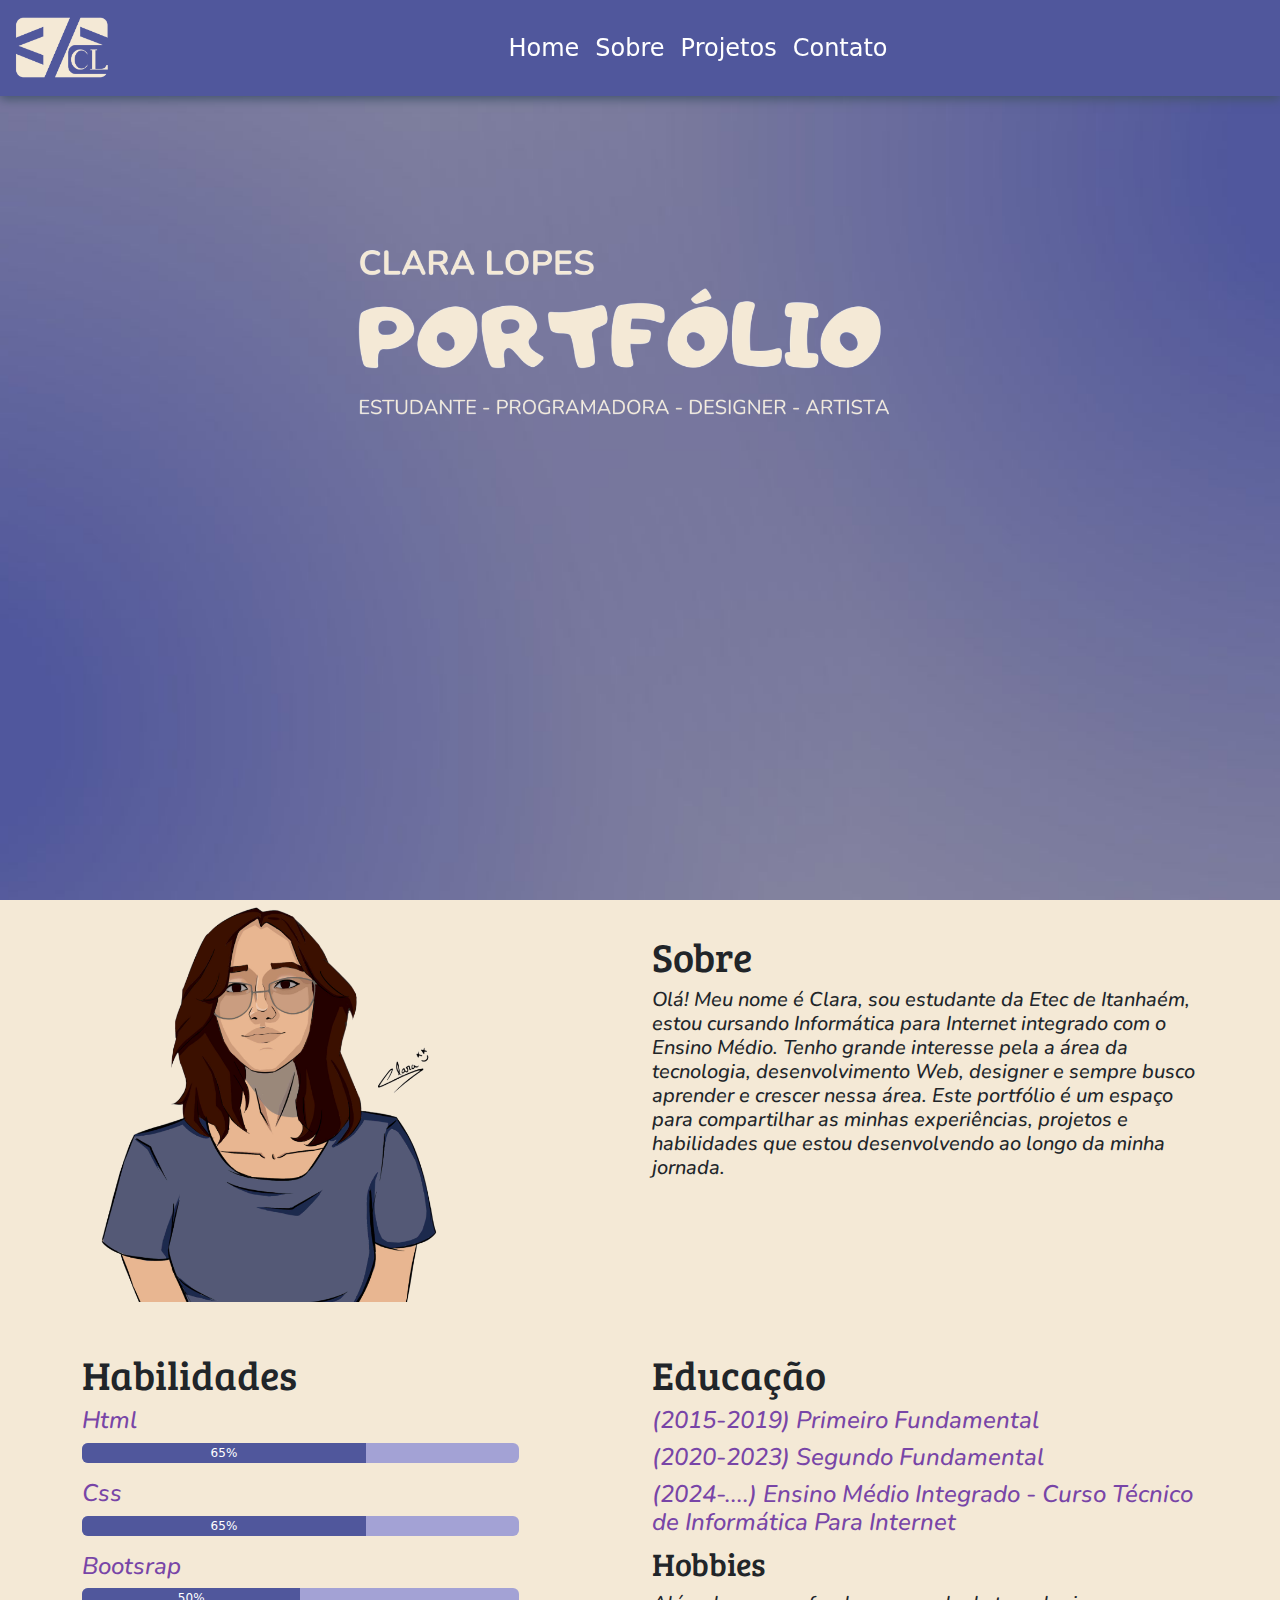
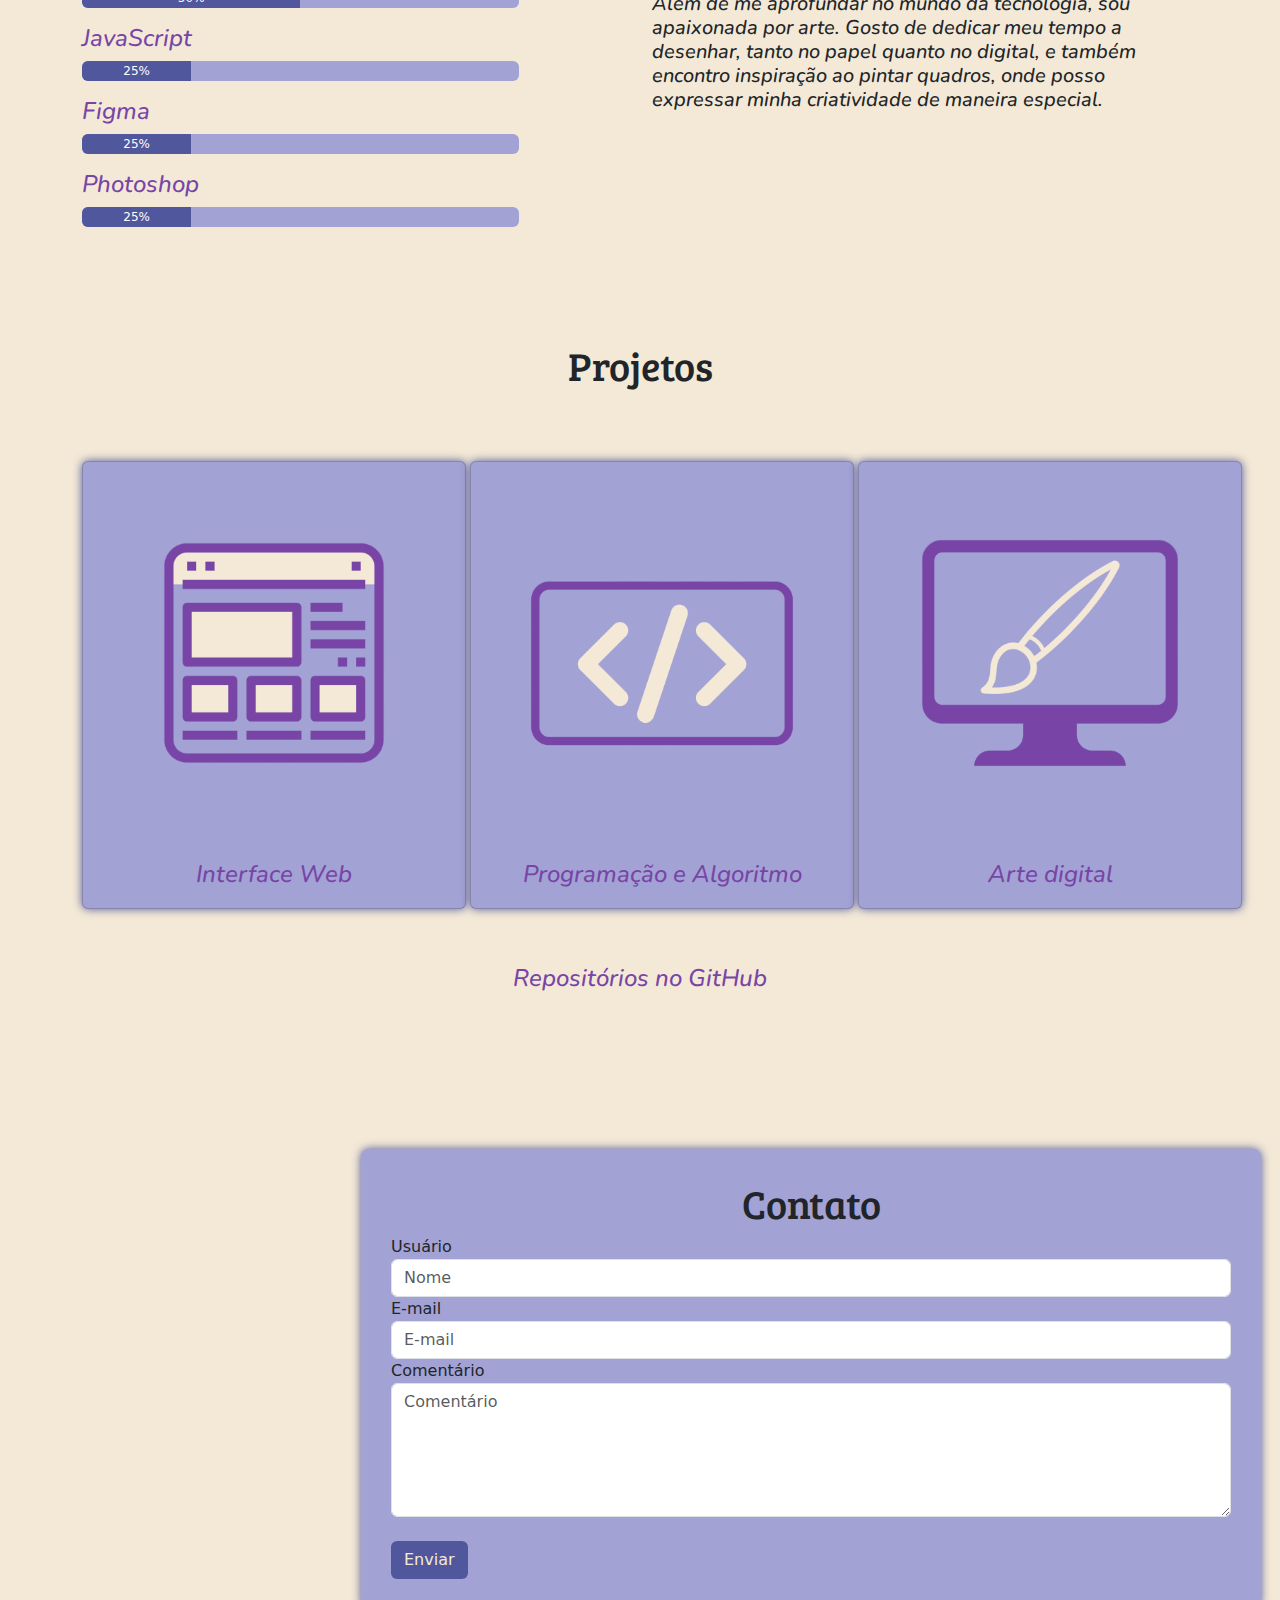
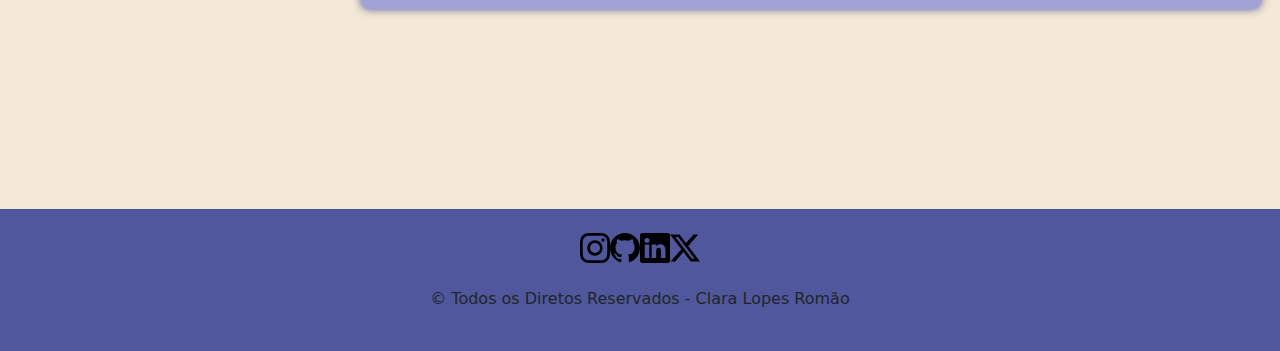
<file: Portifolio/index.html>
<!DOCTYPE html>
<html lang="pt-br">
<head>
    <meta charset="UTF-8">
    <meta name="viewport" content="width=device-width, initial-scale=1.0">
    <title>Portifólio</title>

    <!--Bootstrap links-->
    <link href="https://cdn.jsdelivr.net/npm/bootstrap@5.3.3/dist/css/bootstrap.min.css" rel="stylesheet" integrity="sha384-QWTKZyjpPEjISv5WaRU9OFeRpok6YctnYmDr5pNlyT2bRjXh0JMhjY6hW+ALEwIH" crossorigin="anonymous">
    <script src="https://cdn.jsdelivr.net/npm/bootstrap@5.3.3/dist/js/bootstrap.bundle.min.js" integrity="sha384-YvpcrYf0tY3lHB60NNkmXc5s9fDVZLESaAA55NDzOxhy9GkcIdslK1eN7N6jIeHz" crossorigin="anonymous"></script>

    <!--CSS link-->
    <link href="css.css" rel="stylesheet">
    <!--Google fonts links-->
    <link rel="preconnect" href="https://fonts.googleapis.com">
    <link rel="preconnect" href="https://fonts.gstatic.com" crossorigin>
    <link href="https://fonts.googleapis.com/css2?family=Anton&family=Bree+Serif&family=Holtwood+One+SC&family=Montserrat:ital,wght@0,100..900;1,100..900&family=Open+Sans:ital,wght@0,300..800;1,300..800&family=Roboto+Condensed:ital,wght@0,100..900;1,100..900&family=Sanchez:ital@0;1&display=swap" rel="stylesheet">
    <link rel="preconnect" href="https://fonts.googleapis.com">
    <link rel="preconnect" href="https://fonts.gstatic.com" crossorigin>
    <link href="https://fonts.googleapis.com/css2?family=Anton&family=Bree+Serif&family=Holtwood+One+SC&family=Montserrat:ital,wght@0,100..900;1,100..900&family=Nunito:ital,wght@0,200..1000;1,200..1000&family=Open+Sans:ital,wght@0,300..800;1,300..800&family=Roboto+Condensed:ital,wght@0,100..900;1,100..900&family=Sanchez:ital@0;1&display=swap" rel="stylesheet">

</head>
<>

<!--Navbar-->
<div class="container-fluid d-flex justify-content-center align-items-center">
    <nav class="navbar navbar-expand-lg navbar-dark fixed-top">
        <div class="container-fluid">
            <a class="navbar-brand" href="#">
                <img src="logo beje.png" class="d-inline-block align-items-center logo">
            </a>
            <button class="navbar-toggler" type="button" data-toggle="collapse">
                <span class="navbar-toggler-icon"></span>
            </button>
            <div class="collapse navbar-collapse" id="navbarNav">
                <ul class="navbar-nav mx-auto fs-4">
                <li class="nav-item">
                <a class="nav-link active" href="#">Home</a>
                </li>
                <li class="nav-item">
                <a class="nav-link active" href="#sobre">Sobre</a>
                </li>
                <li class="nav-item">
                <a class="nav-link active" href="#projetos">Projetos</a>
                </li>
                <li class="nav-item">
                <a class="nav-link active" href="#contato">Contato</a>
                </li>
                </ul>
            </div>
        </div>
    </nav>
</div>

<div class="space3"></div>

<!--Home-->
<div class="container-fluid d-flex justify-content-center">
    <img src="titlee (1)-Photoroom.png" class="img-fluid titulo">
</div>

<div class="space4"></div>
<div id="sobre" class="space2"></div>

<!--Sobre-->
<div class="container mt-5">
    <div class="row g-4 aling-items-start">
        <div class="col-md-6">
        <img src="Avatar2.png" class="img-fluid avatar">
        </div>
            <div class="col-md-6">
            <div class="space1"></div>
            <h1>Sobre</h1>

            <h5>
            Olá! Meu nome é Clara, sou estudante da Etec de Itanhaém, estou 
            cursando Informática para Internet integrado com o Ensino Médio. 
            Tenho grande interesse pela a área da tecnologia, desenvolvimento Web,
            designer e sempre busco aprender e crescer nessa área.
            Este portfólio é um espaço para compartilhar as minhas experiências,
            projetos e habilidades que estou desenvolvendo ao longo da minha jornada.
            </h5>

            </div>
    </div>
</div> 


<!--Habilidades-->
<div class="container mt-5">
    <div class="row g-4 align-items-start">
    <div class="col-md-6">
        <h1>Habilidades</h1>

        <h4>Html</h4>
        <div class="progress mb-3">
        <div class="progress-bar" style="width: 65%;">65%</div>
        </div>

        <h4>Css</h4>
        <div class="progress mb-3">
        <div class="progress-bar" style="width: 65%;">65%</div>
        </div>

        <h4>Bootsrap</h4>
        <div class="progress mb-3">
        <div class="progress-bar" style="width: 50%;">50%</div>
        </div>

        <h4>JavaScript</h4>
        <div class="progress mb-3">
        <div class="progress-bar" style="width: 25%;">25%</div>
        </div>

        <h4>Figma</h4>
        <div class="progress mb-3">
        <div class="progress-bar" style="width: 25%;">25%</div>
        </div>

        <h4>Photoshop</h4>
        <div class="progress mb-3">
        <div class="progress-bar" style="width: 25%;">25%</div>
        </div>
    </div>
    
    <div class="col-md-6">
        <h1>Educação</h1>

        <h4>(2015-2019) Primeiro Fundamental</h4>

        <h4>(2020-2023) Segundo Fundamental</h4>

        <h4>
            (2024-....) Ensino Médio Integrado - 
            Curso Técnico de Informática Para Internet
        </h4>
        
        <h2>Hobbies</h2>

        <h5>
            Além de me aprofundar no mundo da tecnologia, sou apaixonada por arte. 
            Gosto de dedicar meu tempo a desenhar, tanto no papel quanto no 
            digital, e também encontro inspiração ao pintar quadros, onde posso 
            expressar minha criatividade de maneira especial.
        </h5>
    </div>
    </div>
</div>

<div id="projetos" class="space1"></div>

<!--Projetos-->
<section class="container mt-5">
    <h1 class="text-center">Projetos</h1>
    <div class="row row-cols-1 row-cols-md-3 g-5 mt-4">

        <div class="col">
            <div class="card card-link card-text h-70">
                <a href="#">
                    <img src="interface web.png" class="card-img-top">
                </a>
                <div class="card-body">
                    <h4 class="text-center">Interface Web</h4>
                </div>
            </div>
        </div>

        <div class="col">
            <div class="card card-link card-text h-70">
                <a href="#">
                    <img src="pa.png" class="card-img-top">
                </a>
                <div class="card-body">
                    <h4 class="text-center">Programação e Algoritmo</h4>
                </div>
            </div>
        </div>

        <div class="col">
            <div class="card card-link card-text h-70">
                <a href="#">
                    <img src="arte digital.png" class="card-img-top">
                </a>
                <div class="card-body">
                    <h4 class="text-center">Arte digital</h4>
                </div>
            </div>
        </div>

    </div>
</section>
<div class="container mt-5">
    <h4 class="text-center">Repositórios no GitHub</h4>
</div>


<!--CONTATO-->
<div id="contato" class="space2"></div>

<div class="container mt-5 d-flex justify-content-center">
    <div class="col-md-6">
    <div class="form-container">
        <h1 class="text-center"> Contato</h1>

        <form action="#" method="POST">
            <div class="form-group">
            <label for="Usuario">Usuário</label>
            <input type="text" class="form-control" placeholder="Nome">
            </div>

            <div class="form-group">
            <label for="Email">E-mail</label>
            <input type="text" class="form-control" placeholder="E-mail">
            </div>

            <div class="form-group">
            <label for="Comentario">Comentário</label>
            <textarea name="caixa" class="form-control" rows="5" required placeholder="Comentário"></textarea>
            </div>

            <br>

            <button class="btn"> Enviar</button>
        </form>
    </div>
    </div>
</div>

<div class="space3"></div>

<!--RODAPÉ-->
<footer class="bg-azul text-start py-4">
    <div class="container">
        <div class="d-flex justify-content-center">

            <div class="icons-link">
            <a href="https://www.instagram.com/clar4_ye/">
            <img src="instagram (1).svg" class="img-fluid icons">
            </a>
            </div>

            <div class="icons-link">
            <a href="">
            <img src="github (1).svg" class="img-fluid icons">
            </a>
            </div>

            <div class="icons-link">
            <a href="">
            <img src="linkedin (1).svg" class="img-fluid icons">
            </a>
            </div>

            <div class="icons-link">
            <a href="">
            <img src="twitter-x (1).svg" class="img-fluid icons">
            </a>
            </div>

        </div>

            <br>
            <div class="d-flex justify-content-center">
            <p>© Todos os Diretos Reservados - Clara Lopes Romão</p>
            </div>
    </div>
</footer> 

</body>
</html>
</file>
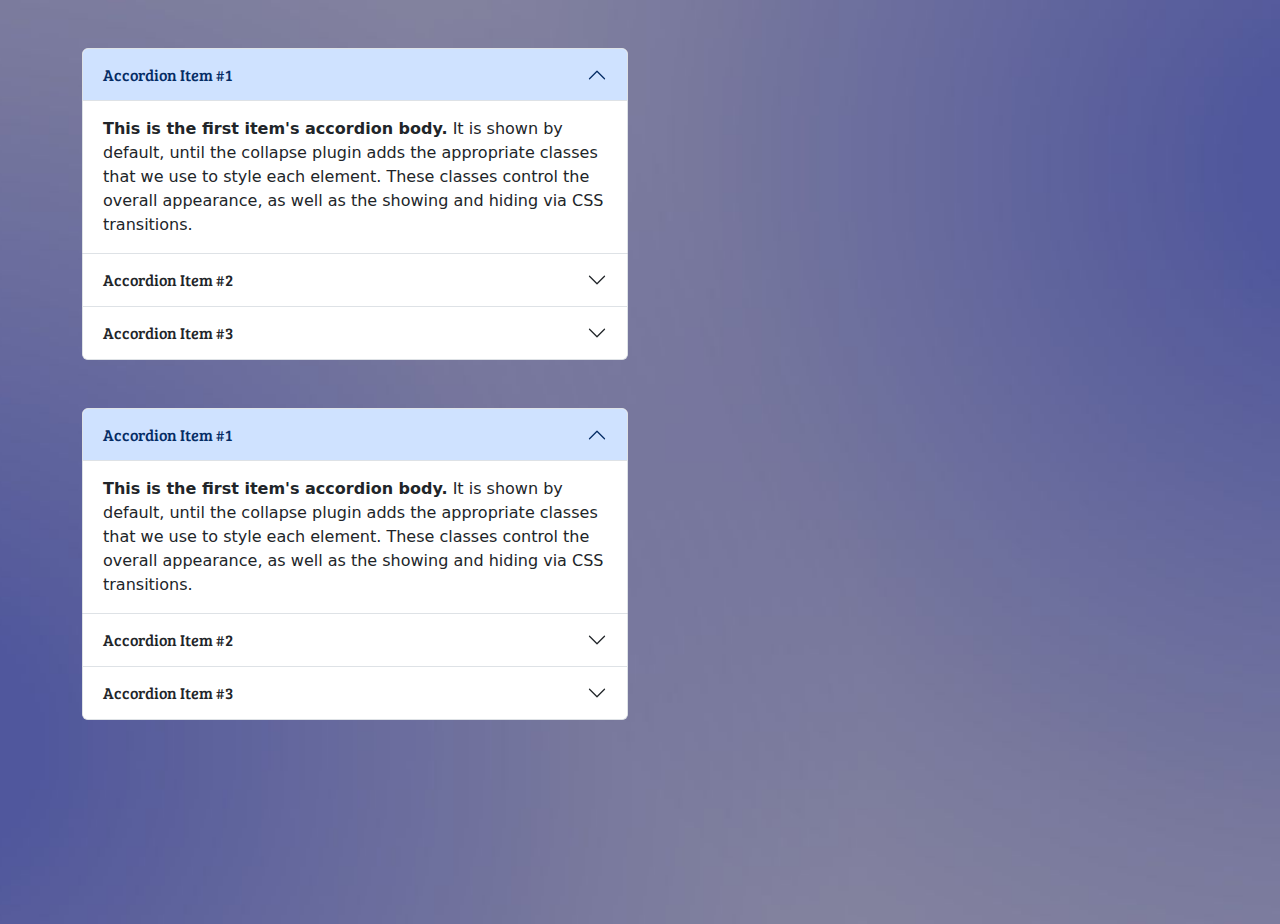
<file: Portifolio/tests.html>
<!DOCTYPE html>
<html lang="pt-br">
<head>
    <meta charset="UTF-8">
    <meta name="viewport" content="width=device-width, initial-scale=1.0">
    <title>Portfólio</title>

    <!-- Bootstrap links -->
    <link href="https://cdn.jsdelivr.net/npm/bootstrap@5.3.3/dist/css/bootstrap.min.css" rel="stylesheet" integrity="sha384-QWTKZyjpPEjISv5WaRU9OFeRpok6YctnYmDr5pNlyT2bRjXh0JMhjY6hW+ALEwIH" crossorigin="anonymous">
    <script src="https://cdn.jsdelivr.net/npm/bootstrap@5.3.3/dist/js/bootstrap.bundle.min.js" integrity="sha384-YvpcrYf0tY3lHB60NNkmXc5s9fDVZLESaAA55NDzOxhy9GkcIdslK1eN7N6jIeHz" crossorigin="anonymous"></script>

    <!-- CSS link -->
    <link href="css.css" rel="stylesheet">

    <!-- Google fonts links -->
    <link rel="preconnect" href="https://fonts.googleapis.com">
    <link rel="preconnect" href="https://fonts.gstatic.com" crossorigin>
    <link href="https://fonts.googleapis.com/css2?family=Anton&family=Bree+Serif&family=Holtwood+One+SC&family=Montserrat:ital,wght@0,100..900;1,100..900&family=Open+Sans:ital,wght@0,300..800;1,300..800&family=Roboto+Condensed:ital,wght@0,100..900;1,100..900&family=Sanchez:ital@0;1&display=swap" rel="stylesheet">
</head>
<body>
    <div class="container mt-5">
        <div class="row g-4 align-items-start">
            <div class="col-md-6">
                <!-- Accordion -->
                <div class="accordion" id="accordionPanelsStayOpenExample">
                    <div class="accordion-item">
                        <h2 class="accordion-header">
                            <button class="accordion-button" type="button" data-bs-toggle="collapse" data-bs-target="#panelsStayOpen-collapseOne" aria-expanded="true" aria-controls="panelsStayOpen-collapseOne">
                                Accordion Item #1
                            </button>
                        </h2>
                        <div id="panelsStayOpen-collapseOne" class="accordion-collapse collapse show">
                            <div class="accordion-body">
                                <strong>This is the first item's accordion body.</strong> It is shown by default, until the collapse plugin adds the appropriate classes that we use to style each element. These classes control the overall appearance, as well as the showing and hiding via CSS transitions.
                            </div>
                        </div>
                    </div>

                    <div class="accordion-item">
                        <h2 class="accordion-header">
                            <button class="accordion-button collapsed" type="button" data-bs-toggle="collapse" data-bs-target="#panelsStayOpen-collapseTwo" aria-expanded="false" aria-controls="panelsStayOpen-collapseTwo">
                                Accordion Item #2
                            </button>
                        </h2>
                        <div id="panelsStayOpen-collapseTwo" class="accordion-collapse collapse">
                            <div class="accordion-body">
                                <strong>This is the second item's accordion body.</strong> It is hidden by default, until the collapse plugin adds the appropriate classes that we use to style each element.
                            </div>
                        </div>
                    </div>

                    <div class="accordion-item">
                        <h2 class="accordion-header">
                            <button class="accordion-button collapsed" type="button" data-bs-toggle="collapse" data-bs-target="#panelsStayOpen-collapseThree" aria-expanded="false" aria-controls="panelsStayOpen-collapseThree">
                                Accordion Item #3
                            </button>
                        </h2>
                        <div id="panelsStayOpen-collapseThree" class="accordion-collapse collapse">
                            <div class="accordion-body">
                                <strong>This is the third item's accordion body.</strong> When this item is expanded, the "Educação" section will become visible.
                            </div>
                        </div>
                    </div>
                </div>
            </div>

            <!-- Educação Section -->
            <div id="edu" class="col-md-6 d-none">
                <h1>Educação</h1>
                <h4>(2015-2019) Primeiro Fundamental</h4>
                <h4>(2020-2023) Segundo Fundamental</h4>
                <h4>(2024-...) Ensino Médio Integrado - Curso Técnico de Informática Para Internet</h4>

                <h2>Hobbies</h2>
                <h5>
                    Além de me aprofundar no mundo da tecnologia, sou apaixonada por arte. 
                    Gosto de dedicar meu tempo a desenhar, tanto no papel quanto no digital, 
                    e também encontro inspiração ao pintar quadros, onde posso expressar minha 
                    criatividade de maneira especial.
                </h5>
            </div>
        </div>
    </div>

    <!DOCTYPE html>
    <html lang="pt-br">
    <head>
        <meta charset="UTF-8">
        <meta name="viewport" content="width=device-width, initial-scale=1.0">
        <title>Portfólio</title>
    
        <!-- Bootstrap links -->
        <link href="https://cdn.jsdelivr.net/npm/bootstrap@5.3.3/dist/css/bootstrap.min.css" rel="stylesheet" integrity="sha384-QWTKZyjpPEjISv5WaRU9OFeRpok6YctnYmDr5pNlyT2bRjXh0JMhjY6hW+ALEwIH" crossorigin="anonymous">
        <script src="https://cdn.jsdelivr.net/npm/bootstrap@5.3.3/dist/js/bootstrap.bundle.min.js" integrity="sha384-YvpcrYf0tY3lHB60NNkmXc5s9fDVZLESaAA55NDzOxhy9GkcIdslK1eN7N6jIeHz" crossorigin="anonymous"></script>
    
        <!-- CSS link -->
        <link href="css.css" rel="stylesheet">
    
        <!-- Google fonts links -->
        <link rel="preconnect" href="https://fonts.googleapis.com">
        <link rel="preconnect" href="https://fonts.gstatic.com" crossorigin>
        <link href="https://fonts.googleapis.com/css2?family=Anton&family=Bree+Serif&family=Holtwood+One+SC&family=Montserrat:ital,wght@0,100..900;1,100..900&family=Open+Sans:ital,wght@0,300..800;1,300..800&family=Roboto+Condensed:ital,wght@0,100..900;1,100..900&family=Sanchez:ital@0;1&display=swap" rel="stylesheet">
    </head>
    <body>
        <div class="container mt-5">
            <div class="row g-4 align-items-start">
                <div class="col-md-6">
                    <!-- Accordion -->
                    <div class="accordion" id="accordionPanelsStayOpenExample">
                        <div class="accordion-item">
                            <h2 class="accordion-header">
                                <button class="accordion-button" type="button" data-bs-toggle="collapse" data-bs-target="#panelsStayOpen-collapseOne" aria-expanded="true" aria-controls="panelsStayOpen-collapseOne">
                                    Accordion Item #1
                                </button>
                            </h2>
                            <div id="panelsStayOpen-collapseOne" class="accordion-collapse collapse show">
                                <div class="accordion-body">
                                    <strong>This is the first item's accordion body.</strong> It is shown by default, until the collapse plugin adds the appropriate classes that we use to style each element. These classes control the overall appearance, as well as the showing and hiding via CSS transitions.
                                </div>
                            </div>
                        </div>
    
                        <div class="accordion-item">
                            <h2 class="accordion-header">
                                <button class="accordion-button collapsed" type="button" data-bs-toggle="collapse" data-bs-target="#panelsStayOpen-collapseTwo" aria-expanded="false" aria-controls="panelsStayOpen-collapseTwo">
                                    Accordion Item #2
                                </button>
                            </h2>
                            <div id="panelsStayOpen-collapseTwo" class="accordion-collapse collapse">
                                <div class="accordion-body">
                                    <strong>This is the second item's accordion body.</strong> It is hidden by default, until the collapse plugin adds the appropriate classes that we use to style each element.
                                </div>
                            </div>
                        </div>
    
                        <div class="accordion-item">
                            <h2 class="accordion-header">
                                <button class="accordion-button collapsed" type="button" data-bs-toggle="collapse" data-bs-target="#panelsStayOpen-collapseThree" aria-expanded="false" aria-controls="panelsStayOpen-collapseThree">
                                    Accordion Item #3
                                </button>
                            </h2>
                            <div id="panelsStayOpen-collapseThree" class="accordion-collapse collapse">
                                <div class="accordion-body">
                                    <strong>This is the third item's accordion body.</strong> When this item is expanded, the "Educação" section will become visible.
                                </div>
                            </div>
                        </div>
                    </div>
                </div>
    
                <!-- Educação Section -->
                <div id="edu" class="col-md-6 d-none">
                    <h1>Educação</h1>
                    <h4>(2015-2019) Primeiro Fundamental</h4>
                    <h4>(2020-2023) Segundo Fundamental</h4>
                    <h4>(2024-...) Ensino Médio Integrado - Curso Técnico de Informática Para Internet</h4>
    
                    <h2>Hobbies</h2>
                    <h5>
                        Além de me aprofundar no mundo da tecnologia, sou apaixonada por arte. 
                        Gosto de dedicar meu tempo a desenhar, tanto no papel quanto no digital, 
                        e também encontro inspiração ao pintar quadros, onde posso expressar minha 
                        criatividade de maneira especial.
                    </h5>
                </div>
            </div>
        </div>
    
    </body>
    </html>
    
</body>
</html>
</file>
<file: Portifolio/css.css>
/*ESPAÇO*/
.space1{
    height: 50px;
}
.space2{
    height: 100px;
}
.space3{
    height: 200px;
}
.space4{
    height: 300px;
}

/*TIPOGRAFIA*/
h1,h2{
    font-family: "Bree serif", serif;
    font-weight: 400;
    font-style: normal; 
 }
h4,h5{
     font-family: "Nunito",sans-serif;
     font-style: oblique;
}
h4{
    color: #7845a7;
}

 
 /*CORES*/
.bg-roxo{
     background-color: #7845a7 ;
}
.bg-azul{
     background-color: #50579c;
}
.bg-light-azul{
     background-color: #a3a2d5;
}
.bg.beje{
     color:  #f4e9d6;
}



/*IMAGENS*/
/*tamanho do título*/
.titulo{
    width: 600px;
}
/*tamanho do avatar*/
.avatar{
    width: 365px;
    height: 420px;
}
/*tamanho da logo*/
.logo{
    width: 100px;
    height: 70px;
}



/*Fundo do site*/
body{
    background-image: url('fundo.jpg');
    background-size: cover;
    background-position: center;
    background-repeat: no-repeat;
    height: 100vh;
    margin: 0;
    background-color: #f4e9d6;
}



/*NAVBAR*/
/*Cor da navbar e sombra*/
.navbar{
    background-color: #50579c;
    box-shadow: 0 3px 10px hsl(214, 23%, 34%);

}
/*botões da navbar*/
.nav-link {
    position: relative;    text-decoration: none;
    color: #f4e9d6;
    transition: color 0.5s ease;
}
.nav-link::after {
    content: '';
    position: absolute;
    bottom: 5px;
    left: 0;
    width: 0;
    height: 2px;
    background-color: #f4e9d6; 
    transition: 0.2s ease;
}
.nav-link:hover::after {
    width: 100%; 
}



/*BARRA DE PROGRESSO*/
.progress{
    height: 20px;
    width: 80%;
    background-color:#a3a2d5;
}
.progress-bar{
    background-color: #50579c;
}



/*CARD*/
.card{
    background-color: #a3a2d5;
    box-shadow: 0px 0px 10px 0px #50579c;
    width: 24rem;
    height: 28rem;
}
/*transição de quando passa o mouse*/
.card-link{
    display: inline-block;
    overflow: hidden;
    transition: transform 0.3s ease, opacity 0.3s ease;
}
.card-link:hover{
    transform: scale(1.1);
}
/*cor do texto*/
.card-text{
    color: #50579c;
}



/*CONTATO*/
.form-container{
    margin: auto;
    width: 100vh;
    padding: 30px;
    border-radius: 8px;
    background-color: #a3a2d5;
    box-shadow: 0px 0px 10px 0px #50579c;
}

/*Botão*/
.btn{
    background-color: #50579c;
    color: #f4e9d6;
}
.btn:hover{
    background-color: #393f74;
    color: #f4e9d6;
}



/*Icons*/
.icons{
    width: 30px;
    height: 30px;
}
.icons-link{
    display: inline-block;
    overflow: hidden;
    transform: transform 0.3s ease, opacity 0.3 ease;
}
.icons-link:hover{
    transform: scale(1.1);
}
</file>
